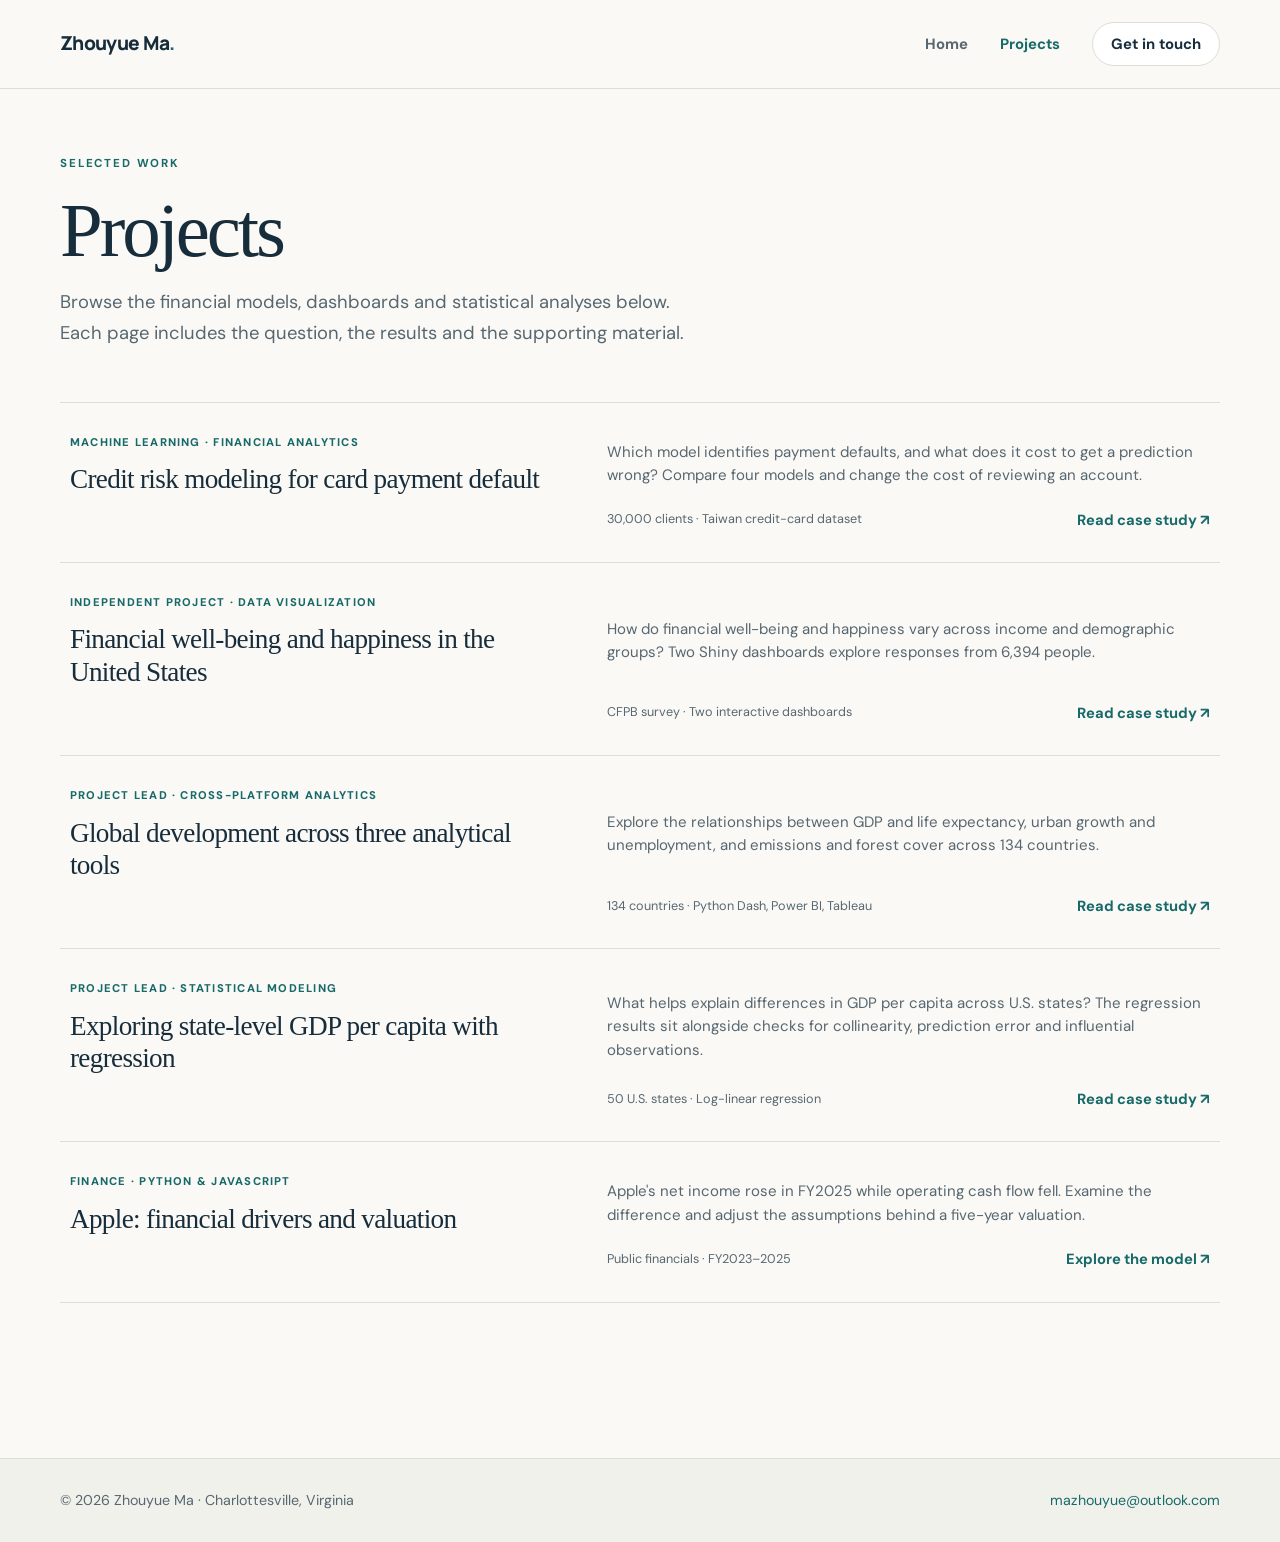
<file: projects/index.html>
<!doctype html><html lang="en"><head><meta charset="utf-8"><meta name="viewport" content="width=device-width,initial-scale=1"><meta name="theme-color" content="#12233d"><title>Projects — Zhouyue Ma</title><meta name="description" content="Five selected analytical projects by Zhouyue Ma."><link rel="icon" type="image/svg+xml" href="/favicon.svg"><link rel="stylesheet" href="/assets/site.css?v=credit-first"></head><body class="projects-archive"><a class="skip" href="#main">Skip to content</a><header class="mast"><nav class="wrap nav" aria-label="Main navigation"><a class="brand" href="/">Zhouyue Ma<span aria-hidden="true" style="color:#315de6">.</span></a><div class="navlinks"><a href="/" >Home</a><a href="/projects/" class="active" aria-current="page">Projects</a><a class="contact" href="mailto:mazhouyue@outlook.com">Get in touch</a></div></nav></header><main id="main"><div class="wrap"><section class="listing-top"><div class="eyebrow">Selected work</div><h1>Projects</h1><p>Browse the financial models, dashboards and statistical analyses below. Each page includes the question, the results and the supporting material.</p></section><section class="listing" aria-label="All projects"><div class="grid"><a class="card" href="/projects/credit-risk/"><span class="meta">Machine learning · Financial analytics</span><h3>Credit risk modeling for card payment default</h3><p>Which model identifies payment defaults, and what does it cost to get a prediction wrong? Compare four models and change the cost of reviewing an account.</p><span class="bottom"><span>30,000 clients · Taiwan credit-card dataset</span><b>Read case study ↗</b></span></a><a class="card" href="/projects/financial-wellbeing/"><span class="meta">Independent project · Data visualization</span><h3>Financial well-being and happiness in the United States</h3><p>How do financial well-being and happiness vary across income and demographic groups? Two Shiny dashboards explore responses from 6,394 people.</p><span class="bottom"><span>CFPB survey · Two interactive dashboards</span><b>Read case study ↗</b></span></a><a class="card" href="/projects/global-development/"><span class="meta">Project lead · Cross-platform analytics</span><h3>Global development across three analytical tools</h3><p>Explore the relationships between GDP and life expectancy, urban growth and unemployment, and emissions and forest cover across 134 countries.</p><span class="bottom"><span>134 countries · Python Dash, Power BI, Tableau</span><b>Read case study ↗</b></span></a><a class="card" href="/projects/state-gdp-regression/"><span class="meta">Project lead · Statistical modeling</span><h3>Exploring state-level GDP per capita with regression</h3><p>What helps explain differences in GDP per capita across U.S. states? The regression results sit alongside checks for collinearity, prediction error and influential observations.</p><span class="bottom"><span>50 U.S. states · Log-linear regression</span><b>Read case study ↗</b></span></a><a class="card" href="/projects/apple-valuation/"><span class="meta">Finance · Python & JavaScript</span><h3>Apple: financial drivers and valuation</h3><p>Apple's net income rose in FY2025 while operating cash flow fell. Examine the difference and adjust the assumptions behind a five-year valuation.</p><span class="bottom"><span>Public financials · FY2023–2025</span><b>Explore the model ↗</b></span></a></div></section></div></main><footer class="footer"><div class="wrap"><span>© 2026 Zhouyue Ma · Charlottesville, Virginia</span><span><a href="mailto:mazhouyue@outlook.com">mazhouyue@outlook.com</a></span></div></footer></body></html>
</file>
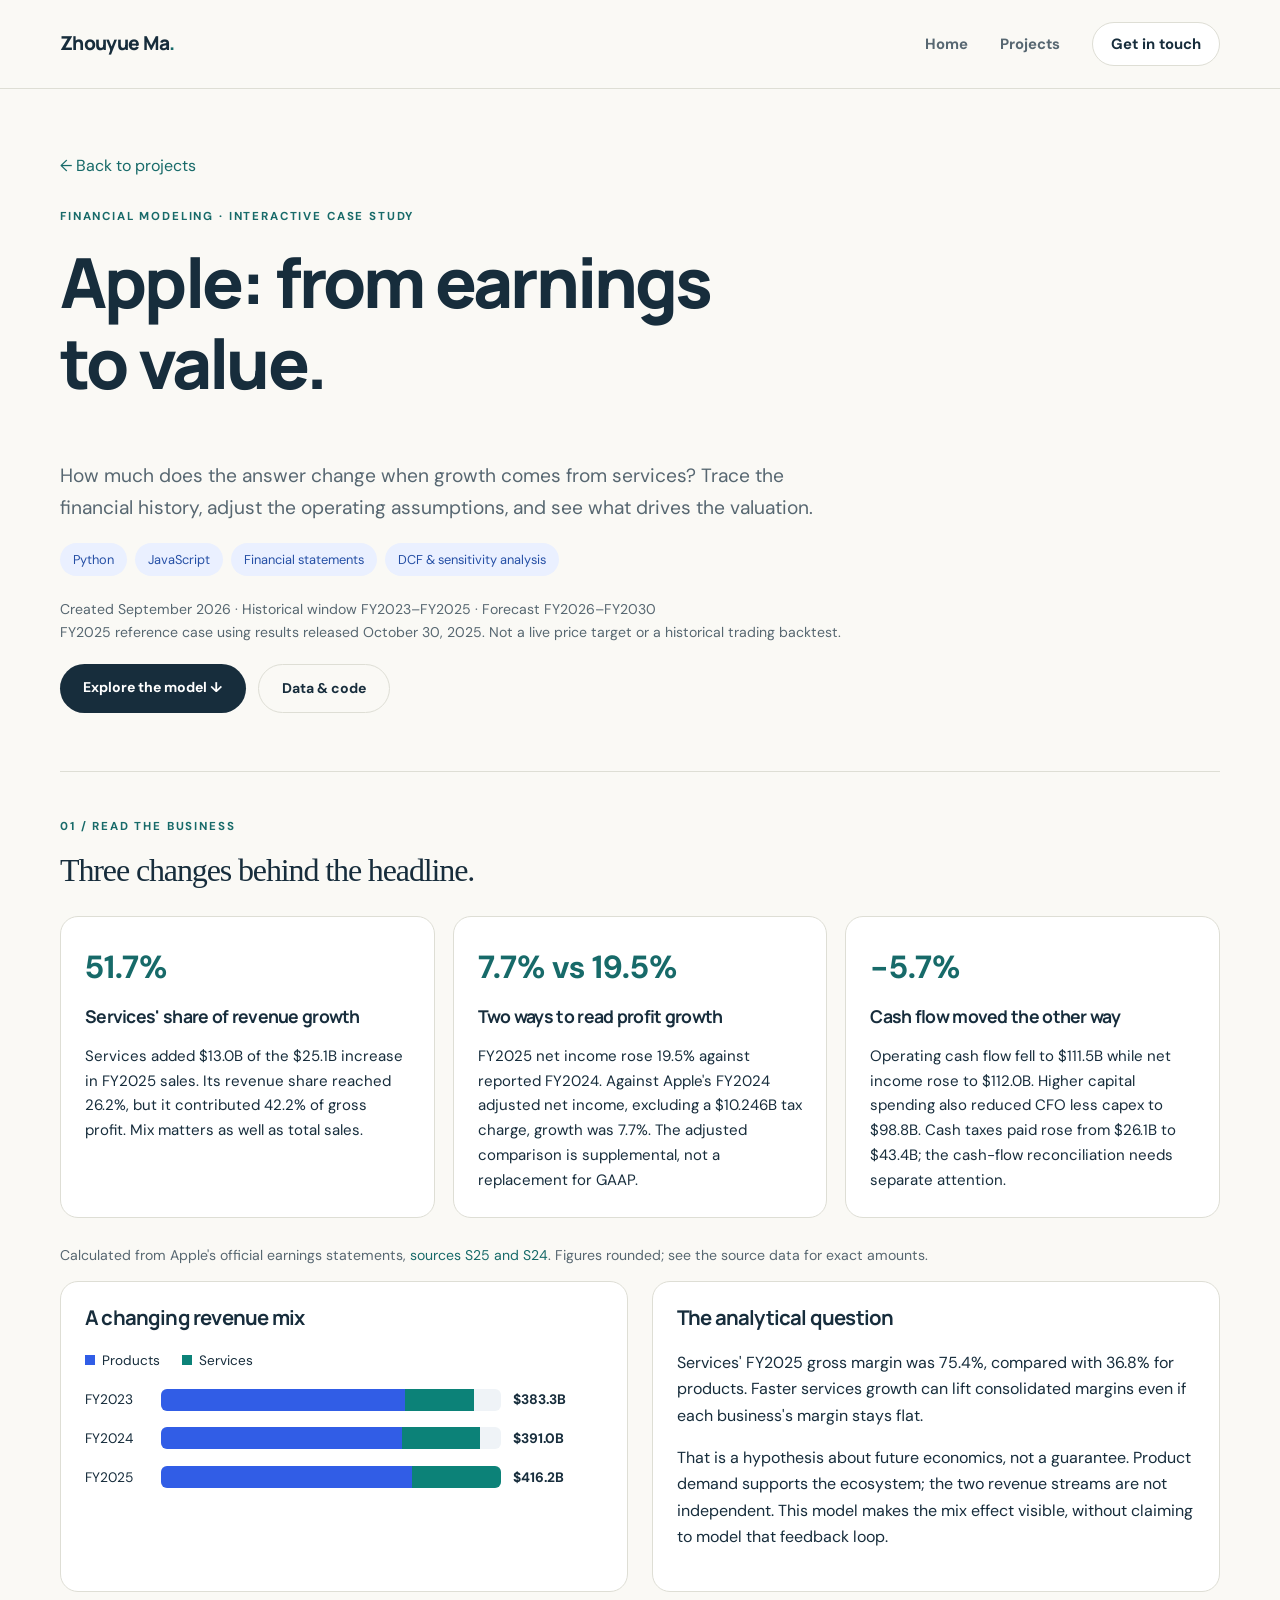
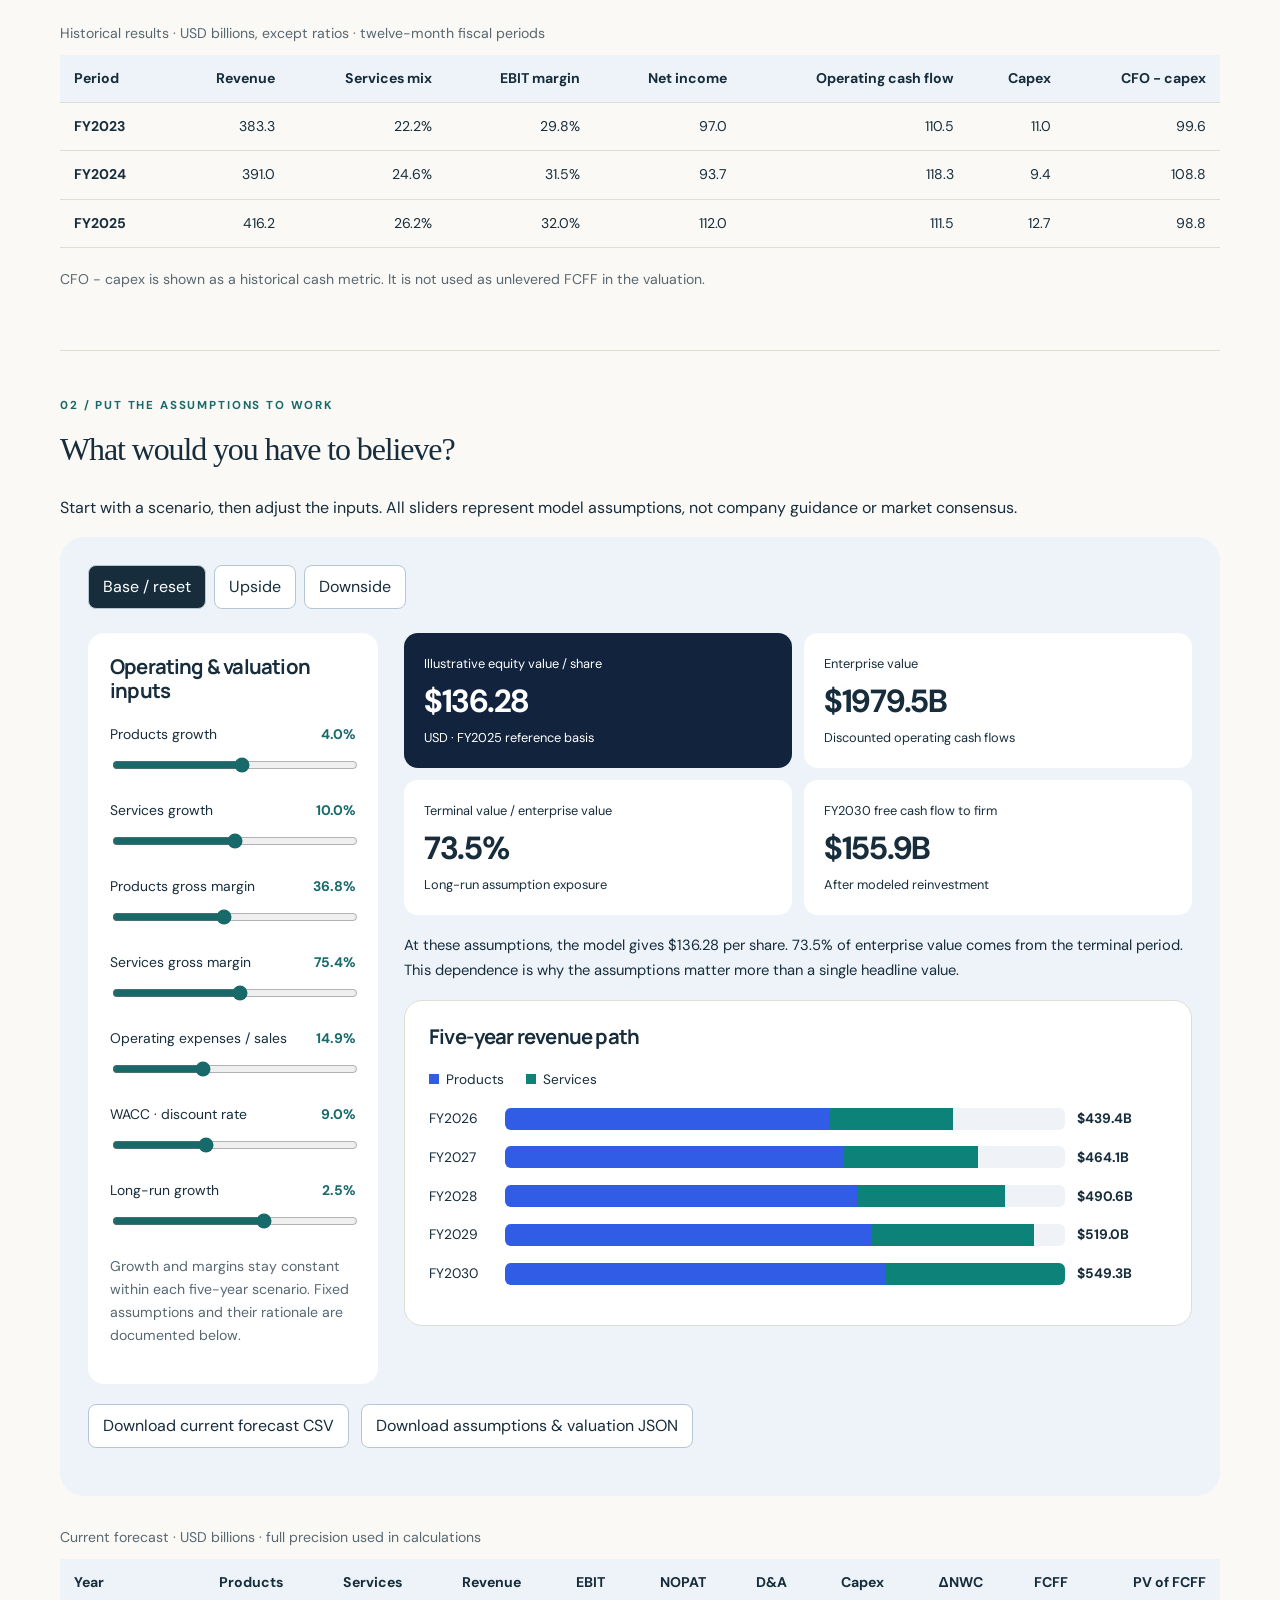
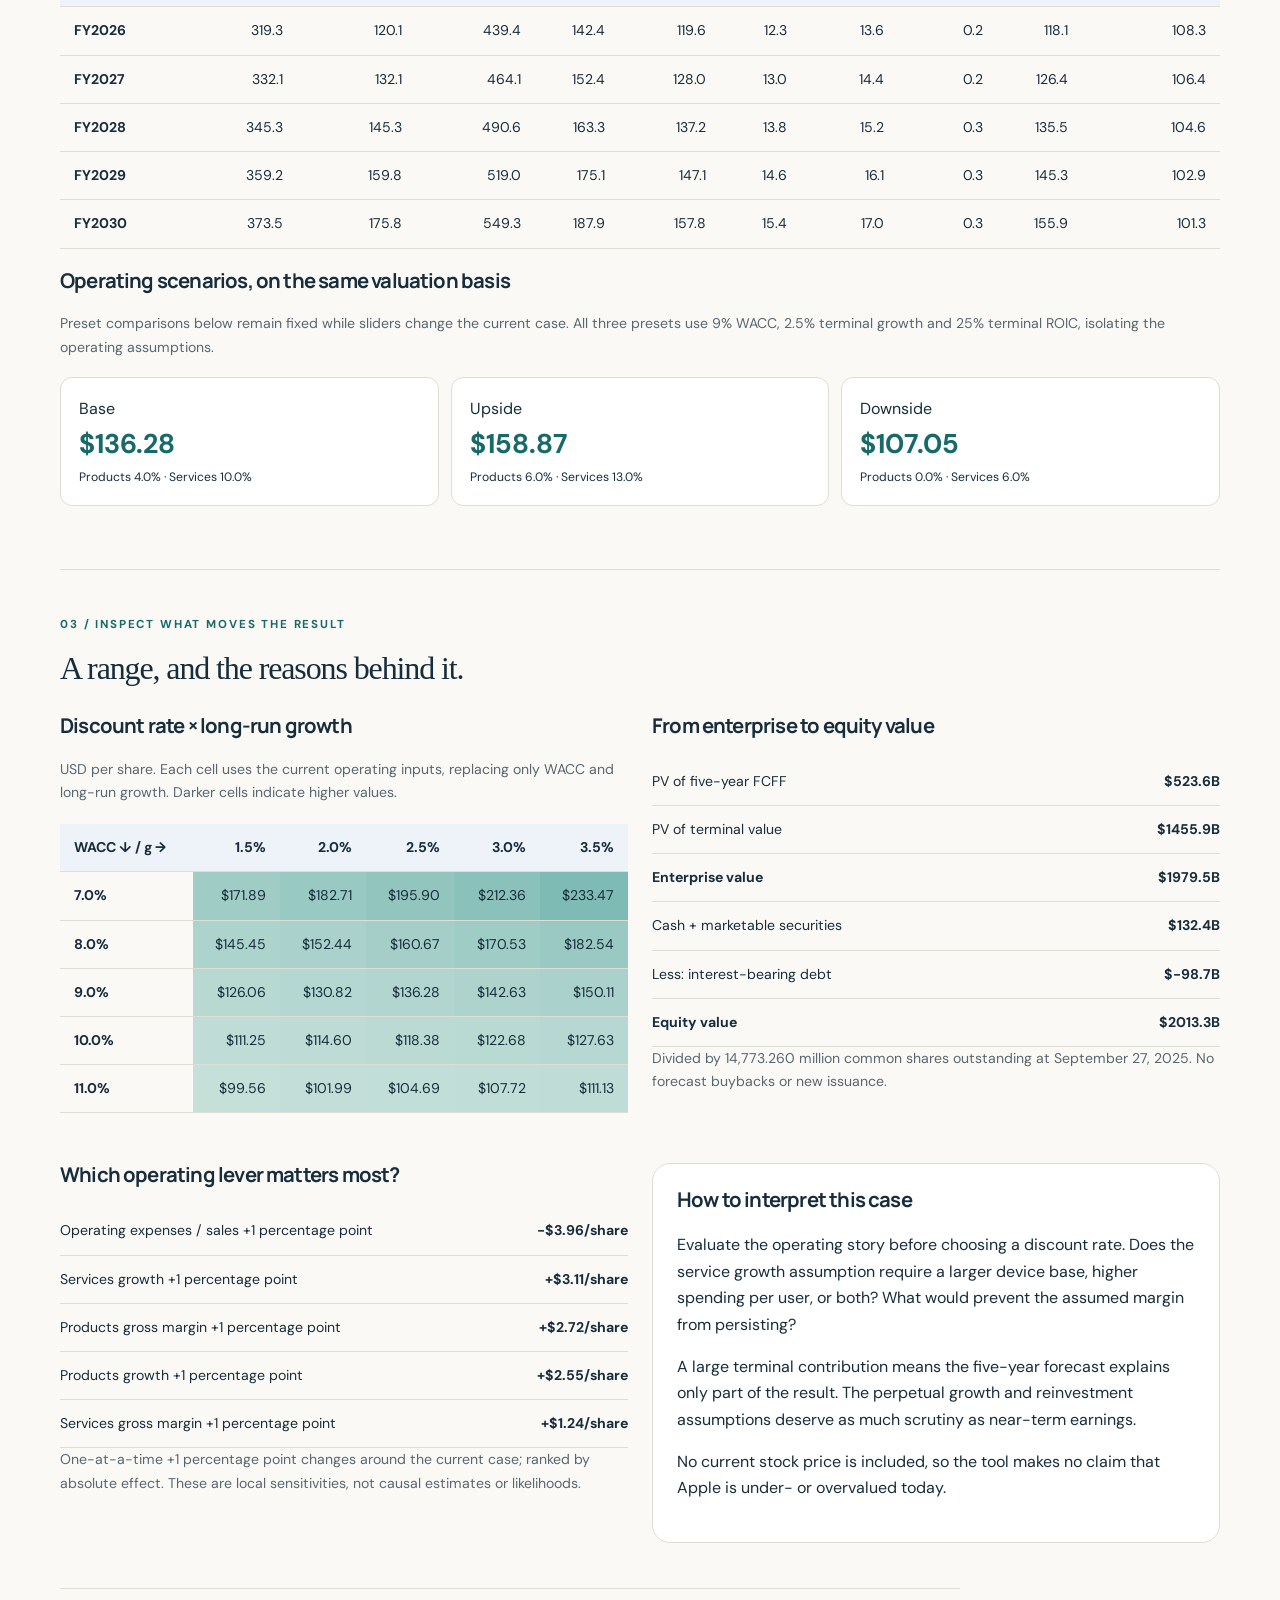
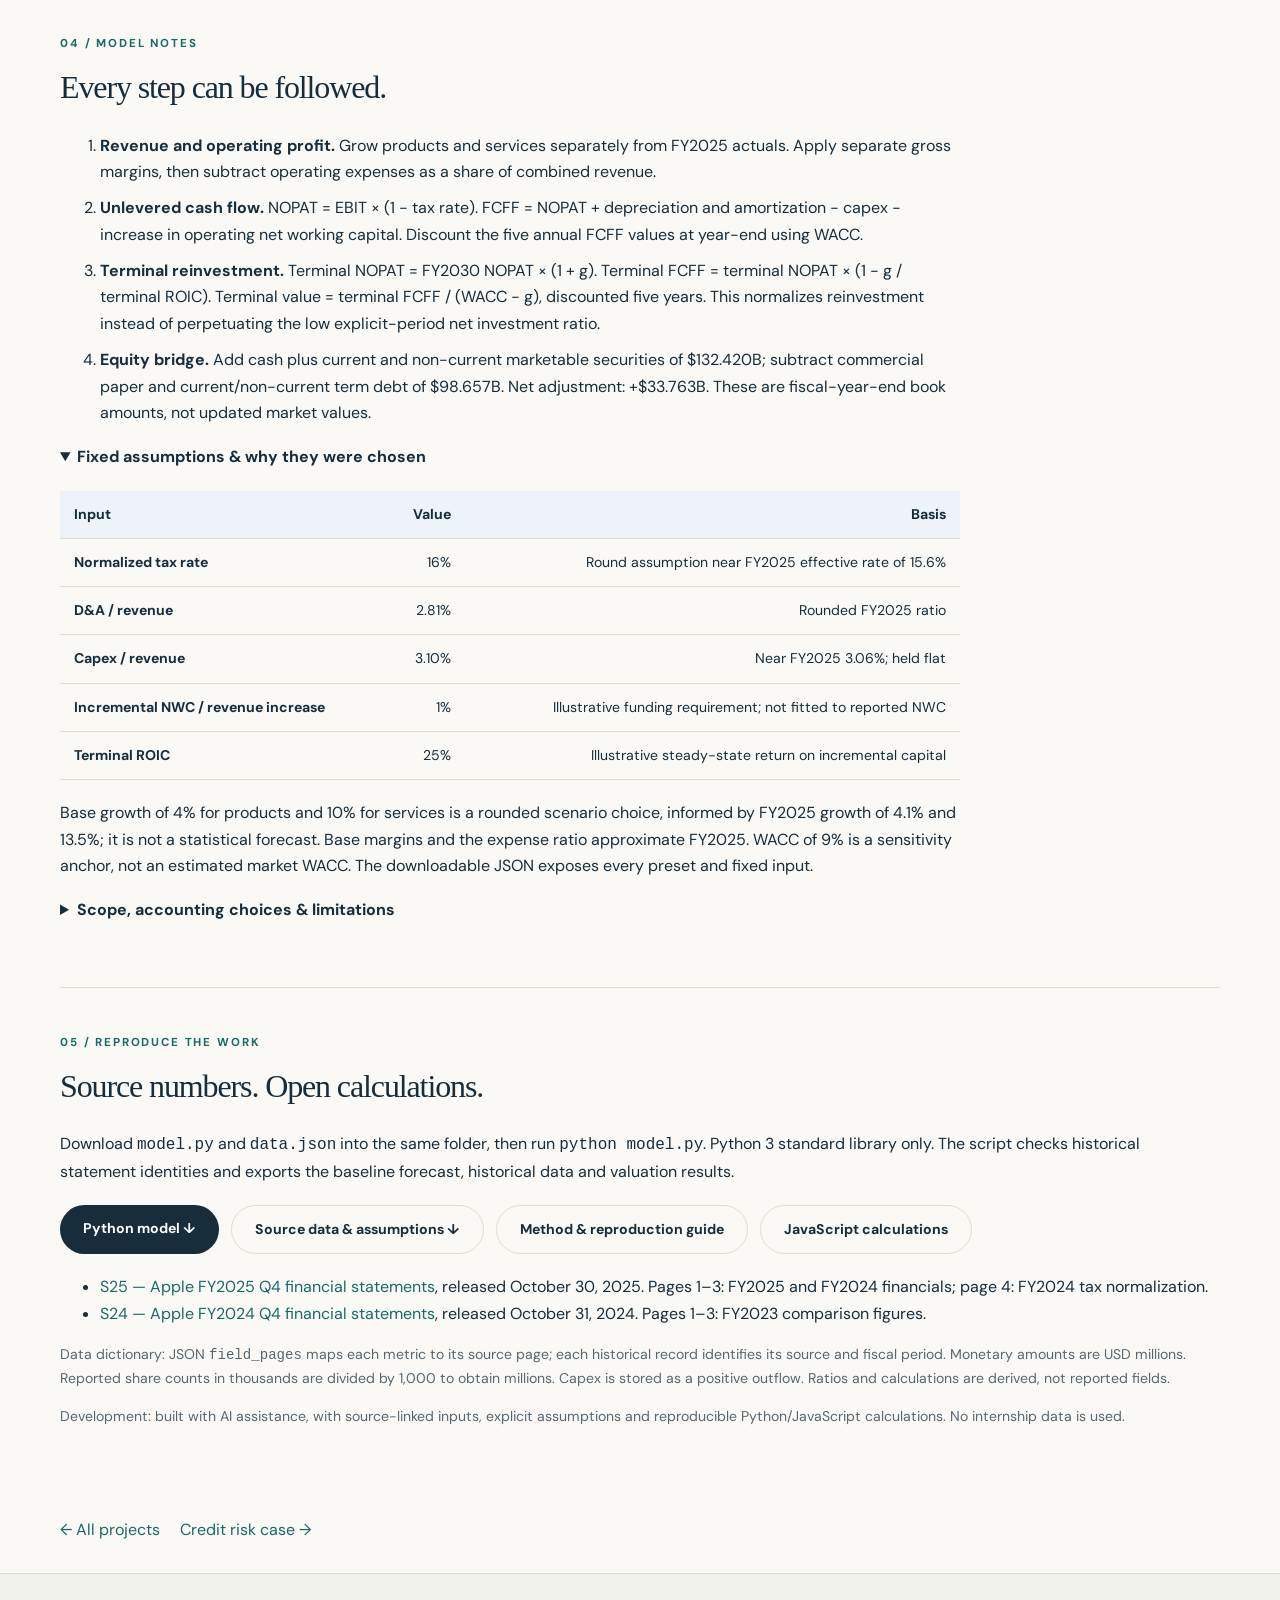
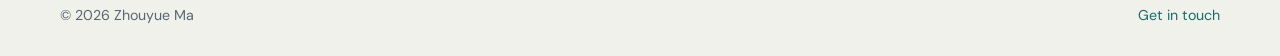
<file: projects/apple-valuation/index.html>
<!doctype html>
<html lang="en"><head><meta charset="utf-8"><meta name="viewport" content="width=device-width,initial-scale=1"><meta name="theme-color" content="#12233d"><title>Apple: from earnings to value — Zhouyue Ma</title><meta name="description" content="Explore Apple's FY2023–2025 financials and a five-year, driver-based valuation model. Adjust assumptions, inspect sensitivity and download the Python model."><link rel="icon" href="/favicon.svg" type="image/svg+xml"><link rel="stylesheet" href="/assets/site.css?v=b563b568"><link rel="stylesheet" href="./style.css"><script defer src="./model.js"></script><script defer src="./app.js"></script></head>
<body><a class="skip" href="#main">Skip to content</a><header class="mast"><nav class="wrap nav" aria-label="Main navigation"><a class="brand" href="/">Zhouyue Ma<span style="color:#315de6">.</span></a><div class="navlinks"><a href="/">Home</a><a href="/projects/">Projects</a><a class="contact" href="mailto:mazhouyue@outlook.com">Get in touch</a></div></nav></header>
<main id="main" class="wrap"><section class="valuation-hero"><a href="/projects/">← Back to projects</a><p class="eyebrow" style="margin-top:28px">Financial modeling · Interactive case study</p><h1>Apple: from earnings<br>to value.</h1><p class="dek">How much does the answer change when growth comes from services? Trace the financial history, adjust the operating assumptions, and see what drives the valuation.</p><div class="chips"><span>Python</span><span>JavaScript</span><span>Financial statements</span><span>DCF & sensitivity analysis</span></div><p class="note" style="margin-top:22px">Created September 2026 · Historical window FY2023–FY2025 · Forecast FY2026–FY2030<br>FY2025 reference case using results released October 30, 2025. Not a live price target or a historical trading backtest.</p><div class="download-row"><a class="link-button" href="#valuation">Explore the model ↓</a><a class="link-button secondary" href="#sources">Data & code</a></div></section>
<section class="valuation-section" aria-labelledby="findings"><p class="eyebrow">01 / Read the business</p><h2 id="findings">Three changes behind the headline.</h2><div class="insights"><article><strong>51.7%</strong><h3>Services' share of revenue growth</h3><p>Services added $13.0B of the $25.1B increase in FY2025 sales. Its revenue share reached 26.2%, but it contributed 42.2% of gross profit. Mix matters as well as total sales.</p></article><article><strong>7.7% vs 19.5%</strong><h3>Two ways to read profit growth</h3><p>FY2025 net income rose 19.5% against reported FY2024. Against Apple's FY2024 adjusted net income, excluding a $10.246B tax charge, growth was 7.7%. The adjusted comparison is supplemental, not a replacement for GAAP.</p></article><article><strong>−5.7%</strong><h3>Cash flow moved the other way</h3><p>Operating cash flow fell to $111.5B while net income rose to $112.0B. Higher capital spending also reduced CFO less capex to $98.8B. Cash taxes paid rose from $26.1B to $43.4B; the cash-flow reconciliation needs separate attention.</p></article></div><p class="note">Calculated from Apple's official earnings statements, <a href="#sources">sources S25 and S24</a>. Figures rounded; see the source data for exact amounts.</p>
<div class="two-col"><div class="panel"><h3>A changing revenue mix</h3><div class="legend"><span>Products</span><span>Services</span></div><div id="history-bars"></div></div><div class="panel"><h3>The analytical question</h3><p>Services' FY2025 gross margin was 75.4%, compared with 36.8% for products. Faster services growth can lift consolidated margins even if each business's margin stays flat.</p><p>That is a hypothesis about future economics, not a guarantee. Product demand supports the ecosystem; the two revenue streams are not independent. This model makes the mix effect visible, without claiming to model that feedback loop.</p></div></div>
<div class="table-scroll"><table><caption>Historical results · USD billions, except ratios · twelve-month fiscal periods</caption><thead><tr><th>Period</th><th>Revenue</th><th>Services mix</th><th>EBIT margin</th><th>Net income</th><th>Operating cash flow</th><th>Capex</th><th>CFO − capex</th></tr></thead><tbody id="history"></tbody></table></div><p class="note">CFO − capex is shown as a historical cash metric. It is not used as unlevered FCFF in the valuation.</p></section>
<section class="valuation-section" id="valuation" aria-labelledby="model-title"><p class="eyebrow">02 / Put the assumptions to work</p><h2 id="model-title">What would you have to believe?</h2><p>Start with a scenario, then adjust the inputs. All sliders represent model assumptions, not company guidance or market consensus.</p><div class="lab"><div class="preset-buttons" aria-label="Select assumptions"><button data-preset="Base" aria-pressed="true">Base / reset</button><button data-preset="Upside" aria-pressed="false">Upside</button><button data-preset="Downside" aria-pressed="false">Downside</button></div><p id="error" class="error" role="alert"></p><noscript><p>JavaScript is needed for the calculator. Historical findings, sources and the downloadable Python model remain available below.</p></noscript><div class="lab-layout"><aside class="control-panel"><h3>Operating & valuation inputs</h3><div id="controls"></div><p class="note">Growth and margins stay constant within each five-year scenario. Fixed assumptions and their rationale are documented below.</p></aside><div><div class="kpis" aria-live="polite" aria-atomic="true"><div><span>Illustrative equity value / share</span><strong id="per-share">—</strong><small>USD · FY2025 reference basis</small></div><div><span>Enterprise value</span><strong id="ev">—</strong><small>Discounted operating cash flows</small></div><div><span>Terminal value / enterprise value</span><strong id="terminal">—</strong><small>Long-run assumption exposure</small></div><div><span>FY2030 free cash flow to firm</span><strong id="final-cash">—</strong><small>After modeled reinvestment</small></div></div><p id="live-summary"></p><div class="panel"><h3>Five-year revenue path</h3><div class="legend"><span>Products</span><span>Services</span></div><div id="forecast-bars"></div></div></div></div><div class="download-row"><button id="export" disabled>Download current forecast CSV</button><button id="export-assumptions" disabled>Download assumptions & valuation JSON</button></div></div>
<div class="table-scroll"><table><caption>Current forecast · USD billions · full precision used in calculations</caption><thead><tr><th>Year</th><th>Products</th><th>Services</th><th>Revenue</th><th>EBIT</th><th>NOPAT</th><th>D&A</th><th>Capex</th><th>ΔNWC</th><th>FCFF</th><th>PV of FCFF</th></tr></thead><tbody id="forecast"></tbody></table></div>
<h3>Operating scenarios, on the same valuation basis</h3><p class="note">Preset comparisons below remain fixed while sliders change the current case. All three presets use 9% WACC, 2.5% terminal growth and 25% terminal ROIC, isolating the operating assumptions.</p><div class="scenarios" id="scenarios"></div></section>
<section class="valuation-section"><p class="eyebrow">03 / Inspect what moves the result</p><h2>A range, and the reasons behind it.</h2><div class="two-col"><div><h3>Discount rate × long-run growth</h3><p class="note">USD per share. Each cell uses the current operating inputs, replacing only WACC and long-run growth. Darker cells indicate higher values.</p><div class="table-scroll"><table id="heatmap" aria-label="Per-share valuation sensitivity to WACC and terminal growth"></table></div></div><div><h3>From enterprise to equity value</h3><div class="bridge" id="bridge"></div><p class="note">Divided by 14,773.260 million common shares outstanding at September 27, 2025. No forecast buybacks or new issuance.</p></div></div><div class="two-col" style="margin-top:30px"><div><h3>Which operating lever matters most?</h3><div id="drivers"></div><p class="note">One-at-a-time +1 percentage point changes around the current case; ranked by absolute effect. These are local sensitivities, not causal estimates or likelihoods.</p></div><div class="panel"><h3>How to interpret this case</h3><p>Evaluate the operating story before choosing a discount rate. Does the service growth assumption require a larger device base, higher spending per user, or both? What would prevent the assumed margin from persisting?</p><p>A large terminal contribution means the five-year forecast explains only part of the result. The perpetual growth and reinvestment assumptions deserve as much scrutiny as near-term earnings.</p><p>No current stock price is included, so the tool makes no claim that Apple is under- or overvalued today.</p></div></div></section>
<section class="valuation-section method" id="method"><p class="eyebrow">04 / Model notes</p><h2>Every step can be followed.</h2><ol><li><strong>Revenue and operating profit.</strong> Grow products and services separately from FY2025 actuals. Apply separate gross margins, then subtract operating expenses as a share of combined revenue.</li><li><strong>Unlevered cash flow.</strong> NOPAT = EBIT × (1 − tax rate). FCFF = NOPAT + depreciation and amortization − capex − increase in operating net working capital. Discount the five annual FCFF values at year-end using WACC.</li><li><strong>Terminal reinvestment.</strong> Terminal NOPAT = FY2030 NOPAT × (1 + g). Terminal FCFF = terminal NOPAT × (1 − g / terminal ROIC). Terminal value = terminal FCFF / (WACC − g), discounted five years. This normalizes reinvestment instead of perpetuating the low explicit-period net investment ratio.</li><li><strong>Equity bridge.</strong> Add cash plus current and non-current marketable securities of $132.420B; subtract commercial paper and current/non-current term debt of $98.657B. Net adjustment: +$33.763B. These are fiscal-year-end book amounts, not updated market values.</li></ol>
<details open><summary>Fixed assumptions & why they were chosen</summary><div class="table-scroll"><table><thead><tr><th>Input</th><th>Value</th><th>Basis</th></tr></thead><tbody><tr><th>Normalized tax rate</th><td>16%</td><td>Round assumption near FY2025 effective rate of 15.6%</td></tr><tr><th>D&A / revenue</th><td>2.81%</td><td>Rounded FY2025 ratio</td></tr><tr><th>Capex / revenue</th><td>3.10%</td><td>Near FY2025 3.06%; held flat</td></tr><tr><th>Incremental NWC / revenue increase</th><td>1%</td><td>Illustrative funding requirement; not fitted to reported NWC</td></tr><tr><th>Terminal ROIC</th><td>25%</td><td>Illustrative steady-state return on incremental capital</td></tr></tbody></table></div><p>Base growth of 4% for products and 10% for services is a rounded scenario choice, informed by FY2025 growth of 4.1% and 13.5%; it is not a statistical forecast. Base margins and the expense ratio approximate FY2025. WACC of 9% is a sensitivity anchor, not an estimated market WACC. The downloadable JSON exposes every preset and fixed input.</p></details>
<details><summary>Scope, accounting choices & limitations</summary><ul><li>The source snapshots are Apple's official unaudited earnings-release statements, manually transcribed and checked through statement identities. This release does not claim an automated SEC ingestion pipeline.</li><li>The model uses a fiscal-year-end reference date with information released afterward. It is a retrospective teaching case, not an investable point-in-time backtest. Subsequent FY2026 disclosures are excluded.</li><li>All cash and marketable securities are treated as non-operating assets available to equity. Required operating cash, taxes on liquidation, and other valuation adjustments are not modeled.</li><li>Operating lease costs remain in operating expenses; lease liabilities are not separately treated as financial debt. No full lease recast is performed.</li><li>Stock-based compensation stays in operating expenses and is not added back. Future share-count changes and dilution are omitted.</li><li>The working-capital assumption is deliberately simplified. It does not reconstruct Apple's full balance sheet, supplier financing, tax timing or the cash-flow statement's operating adjustments.</li><li>Terminal ROIC is assumed rather than estimated; there is an immediate transition to normalized reinvestment after FY2030. Scenario ranges are not confidence intervals.</li><li>This is a standalone educational valuation case, not a complete three-statement model or investment recommendation.</li></ul></details></section>
<section class="valuation-section" id="sources"><p class="eyebrow">05 / Reproduce the work</p><h2>Source numbers. Open calculations.</h2><p>Download <code>model.py</code> and <code>data.json</code> into the same folder, then run <code>python model.py</code>. Python 3 standard library only. The script checks historical statement identities and exports the baseline forecast, historical data and valuation results.</p><div class="download-row"><a class="link-button" href="./model.py" download>Python model ↓</a><a class="link-button secondary" href="./data.json" download>Source data & assumptions ↓</a><a class="link-button secondary" href="./README.md">Method & reproduction guide</a><a class="link-button secondary" href="./model.js">JavaScript calculations</a></div><ul><li><a href="https://www.apple.com/newsroom/pdfs/fy2025-q4/FY25_Q4_Consolidated_Financial_Statements.pdf">S25 — Apple FY2025 Q4 financial statements</a>, released October 30, 2025. Pages 1–3: FY2025 and FY2024 financials; page 4: FY2024 tax normalization.</li><li><a href="https://www.apple.com/newsroom/pdfs/fy2024-q4/FY24_Q4_Consolidated_Financial_Statements.pdf">S24 — Apple FY2024 Q4 financial statements</a>, released October 31, 2024. Pages 1–3: FY2023 comparison figures.</li></ul><p class="note">Data dictionary: JSON <code>field_pages</code> maps each metric to its source page; each historical record identifies its source and fiscal period. Monetary amounts are USD millions. Reported share counts in thousands are divided by 1,000 to obtain millions. Capex is stored as a positive outflow. Ratios and calculations are derived, not reported fields.</p><p class="note">Development: built with AI assistance, with source-linked inputs, explicit assumptions and reproducible Python/JavaScript calculations. No internship data is used.</p></section><nav class="foot-nav" aria-label="Project navigation"><a href="/projects/">← All projects</a><a href="/projects/credit-risk/">Credit risk case →</a></nav></main><footer class="footer"><div class="wrap"><span>© 2026 Zhouyue Ma</span><a href="mailto:mazhouyue@outlook.com">Get in touch</a></div></footer></body></html>
</file>
<file: assets/site.css>
@import url('https://fonts.googleapis.com/css2?family=DM+Sans:wght@400;500;600;700&family=Manrope:wght@400;500;600;700;800&display=swap');
:root{color-scheme:light;--ink:#12233d;--muted:#53647b;--blue:#315de6;--teal:#0c8278;--amber:#d89124;--line:#dce5ec;--wash:#f1f6fb;--white:#fff;--shadow:0 16px 48px rgba(20,46,78,.08)}
.project-5{--card-accent:#146879;--card-wash:#edf6f7}@media(min-width:621px){.snapshot-grid a:first-child{grid-column:1 / -1;min-height:130px}}
*{box-sizing:border-box}html{scroll-behavior:smooth}body{margin:0;background:#fbfdff;color:var(--ink);font-family:'DM Sans',Arial,sans-serif;font-size:1rem;line-height:1.65}a{color:var(--blue);text-decoration:none}a:hover{text-decoration:underline}a:focus-visible,button:focus-visible{outline:3px solid var(--amber);outline-offset:3px}img{max-width:100%;height:auto}h1,h2,h3,p{margin-top:0}h1,h2,h3{font-family:Manrope,Arial,sans-serif;line-height:1.16;letter-spacing:-.04em}h1{font-size:clamp(2.65rem,6vw,5.25rem);font-weight:800}h2{font-size:clamp(1.75rem,3vw,2.55rem)}h3{font-size:1.27rem}.wrap{width:min(1160px,calc(100% - 48px));margin-inline:auto}.skip{position:absolute;left:-9999px;top:10px;background:var(--ink);color:#fff;padding:.6rem 1rem;z-index:10}.skip:focus{left:14px}.mast{border-bottom:1px solid var(--line);background:#fff}.nav{min-height:77px;display:flex;align-items:center;justify-content:space-between;gap:20px}.brand{font-family:Manrope,Arial,sans-serif;font-weight:800;font-size:1.09rem;color:var(--ink);letter-spacing:-.035em}.brand:hover{text-decoration:none}.navlinks{display:flex;align-items:center;gap:30px}.navlinks a{font-weight:700;color:var(--muted);font-size:.93rem}.navlinks a.active,.navlinks a:hover{color:var(--blue)}.navlinks .contact{border:1px solid var(--line);padding:.49rem .88rem;border-radius:6px;color:var(--ink)}.eyebrow{text-transform:uppercase;letter-spacing:.14em;font-size:.77rem;font-weight:800;color:var(--teal);margin-bottom:1rem}.hero{display:grid;grid-template-columns:minmax(0,1.26fr) minmax(260px,.74fr);align-items:end;gap:55px;padding:92px 0 74px}.hero h1{margin-bottom:20px}.hero h1 em{font-style:normal;color:var(--blue)}.intro{font-size:clamp(1.12rem,1.7vw,1.3rem);line-height:1.65;max-width:660px;color:var(--muted)}.hero-note{background:var(--ink);color:#e8efff;padding:31px;border-radius:10px;position:relative;overflow:hidden}.hero-note:before{content:"";position:absolute;top:0;left:0;right:0;height:5px;background:linear-gradient(90deg,var(--blue),#42cfca,var(--amber))}.hero-note .label{color:#a9c1ff;font-weight:800;font-size:.76rem;letter-spacing:.15em;text-transform:uppercase}.hero-note p{font-size:1.14rem;line-height:1.48;margin:18px 0 24px}.hero-note small{color:#c6d5ed;font-size:.85rem}.metrics{display:grid;grid-template-columns:repeat(3,1fr);border-block:1px solid var(--line);margin-bottom:85px}.metric{padding:23px 0}.metric+ .metric{border-left:1px solid var(--line);padding-left:34px}.metric strong{display:block;font-family:Manrope;font-weight:800;font-size:1.18rem}.metric span{display:block;color:var(--muted);font-size:.88rem}.section-head{display:flex;justify-content:space-between;align-items:end;gap:30px;margin:0 0 28px}.section-head h2{margin-bottom:0}.section-head a{white-space:nowrap;font-weight:700}.grid{display:grid;grid-template-columns:repeat(2,minmax(0,1fr));gap:18px}.card{background:#fff;border:1px solid var(--line);border-radius:9px;padding:31px;display:flex;flex-direction:column;min-height:295px;box-shadow:0 4px 20px rgba(25,49,74,.03);transition:transform .2s,box-shadow .2s,border-color .2s;color:var(--ink)}.card:hover{text-decoration:none;transform:translateY(-3px);border-color:#a8bfe5;box-shadow:var(--shadow)}.card .meta{font-weight:800;color:var(--teal);font-size:.75rem;letter-spacing:.11em;text-transform:uppercase}.card h3{font-size:1.55rem;margin:26px 0 12px}.card p{color:var(--muted);line-height:1.55;margin-bottom:26px}.card .bottom{margin-top:auto;display:flex;justify-content:space-between;gap:16px;align-items:center;border-top:1px solid var(--line);padding-top:17px;font-size:.85rem;color:var(--muted)}.card .bottom b{color:var(--blue);font-size:.92rem}.card.featured{background:#eef5ff;border-color:#cfddf4}.card.featured .meta{color:var(--blue)}.closing{margin:90px 0 95px;background:#eaf3f7;border-radius:10px;padding:48px 54px}.closing p{color:var(--muted);max-width:690px;margin-bottom:0}.footer{border-top:1px solid var(--line);padding:26px 0 40px;color:var(--muted);font-size:.89rem}.footer .wrap{display:flex;justify-content:space-between;gap:20px}.listing-top{padding:74px 0 42px}.listing-top h1{font-size:clamp(2.7rem,5vw,4.1rem);margin-bottom:14px}.listing-top p{color:var(--muted);max-width:750px;font-size:1.15rem}.listing{padding-bottom:90px}.article-head{padding:67px 0 50px;border-bottom:1px solid var(--line)}.breadcrumb{font-size:.86rem;font-weight:700;margin-bottom:31px}.breadcrumb a{color:var(--muted)}.article-head h1{max-width:1010px;font-size:clamp(2.6rem,5.3vw,4.65rem);margin-bottom:20px}.article-head .dek{font-size:1.22rem;line-height:1.55;color:var(--muted);max-width:790px;margin-bottom:25px}.tags{display:flex;flex-wrap:wrap;gap:9px}.tags span{border:1px solid #cadaeb;border-radius:4px;padding:4px 11px;font-size:.82rem;font-weight:700;color:#3c536b;background:#fff}.article{display:grid;grid-template-columns:minmax(0,1.54fr) minmax(255px,.66fr);gap:65px;padding-top:52px;padding-bottom:95px}.article h2{font-size:1.7rem;margin:48px 0 15px}.article h2:first-child{margin-top:0}.article p,.article li{color:#34465c}.article ul{padding-left:1.3rem}.article li{padding-left:4px;margin-bottom:.65rem}.side{align-self:start;position:sticky;top:24px;border:1px solid var(--line);background:#fff;border-radius:8px;padding:26px}.side .k{font-size:.76rem;letter-spacing:.12em;text-transform:uppercase;font-weight:800;color:var(--teal);margin-bottom:7px}.side p{margin-bottom:19px;color:var(--ink);font-size:.94rem;line-height:1.48}.side p:last-child{margin-bottom:0}.figure{background:var(--wash);border:1px solid var(--line);border-radius:8px;margin:25px 0 35px;padding:20px}.figure img{width:100%;display:block;background:#fff;border-radius:4px}.figure figcaption{font-size:.85rem;color:var(--muted);margin-top:13px}.statrow{display:grid;grid-template-columns:repeat(3,1fr);gap:9px;margin:26px 0}.statbox{background:#edf4fa;border-top:3px solid var(--blue);padding:18px 17px;border-radius:3px}.statbox b{display:block;font-family:Manrope;font-size:1.42rem;line-height:1.2}.statbox span{display:block;color:var(--muted);font-size:.81rem;margin-top:6px;line-height:1.45}.callout{background:#eff9f7;border-left:3px solid var(--teal);padding:17px 20px;margin:25px 0;color:var(--ink)}.callout p{margin:0}.link-row{display:flex;flex-wrap:wrap;gap:12px;margin:24px 0}.link-button{display:inline-block;background:var(--ink);color:white;padding:.64rem 1rem;border-radius:5px;font-weight:700;font-size:.9rem}.link-button:hover{background:var(--blue);color:#fff;text-decoration:none}.link-button.secondary{background:#fff;color:var(--ink);border:1px solid var(--line)}.smallprint{font-size:.87rem;color:var(--muted)!important}.plot{width:100%;display:block;background:white;border-radius:4px}hr{border:0;border-top:1px solid var(--line);margin:38px 0}@media(max-width:850px){.hero{grid-template-columns:1fr;padding:65px 0 48px;gap:28px}.hero-note{max-width:520px}.article{grid-template-columns:1fr;gap:20px}.side{position:static;order:-1}.metrics{margin-bottom:65px}}@media(max-width:620px){.wrap{width:min(100% - 32px,1160px)}.nav{min-height:65px}.navlinks{gap:13px}.navlinks a{font-size:.84rem}.navlinks .contact{display:none}.brand{font-size:1rem}.grid{grid-template-columns:1fr}.metrics{grid-template-columns:1fr}.metric+.metric{border-left:0;border-top:1px solid var(--line);padding-left:0}.metric{padding:13px 0}.section-head{align-items:start;flex-direction:column;gap:8px}.closing{padding:30px 24px;margin:60px 0}.footer .wrap{display:block}.article-head{padding-top:42px}.statrow{grid-template-columns:1fr}.card{min-height:255px}.article{padding-top:25px}.listing-top{padding-top:45px}}

.article.expanded{grid-template-columns:minmax(0,1fr)}.article.expanded .side{position:static;order:-1}.visual-gallery{display:grid;grid-template-columns:minmax(0,1fr);gap:10px;margin:24px 0 40px}.visual-gallery .figure{margin:0;padding:18px}.visual-gallery img{width:100%;height:auto}.dashboard-frame{border:1px solid var(--line);background:#fff;border-radius:8px;overflow:hidden;min-height:680px;margin:20px 0 4px}.dashboard-frame iframe{display:block;border:0;width:100%;height:680px}.article.expanded h3{margin:32px 0 10px;font-size:1.28rem}@media(max-width:620px){.visual-gallery .figure{padding:9px}.dashboard-frame,.dashboard-frame iframe{min-height:540px;height:540px}}

.case-jump{display:flex;gap:10px;flex-wrap:wrap;border-top:1px solid var(--line);border-bottom:1px solid var(--line);padding:18px 0;margin:30px 0}.case-jump a{background:var(--wash);border:1px solid var(--line);border-radius:5px;padding:7px 13px;font-weight:700}.results-table{max-width:100%;overflow-x:auto;margin:24px 0 32px;border:1px solid var(--line);border-radius:8px}.results-table table{border-collapse:collapse;width:100%;min-width:710px;font-size:.9rem;font-variant-numeric:tabular-nums;background:#fff}.results-table caption{text-align:left;font-weight:700;padding:14px 17px;color:var(--ink)}.results-table th,.results-table td{padding:12px 14px;border-top:1px solid var(--line);text-align:right}.results-table th:first-child,.results-table td:first-child{text-align:left}.results-table thead{background:var(--wash)}.results-table tbody tr:nth-child(even){background:#f8fbfe}

/* Technical case-study layout */
.tech-case{max-width:1040px}.tech-eyebrow{color:var(--teal);font-size:.83rem;letter-spacing:.12em;text-transform:uppercase;font-weight:800;margin:6px 0 12px}.tech-case h2{font-size:clamp(2rem,4vw,3.25rem);max-width:850px;margin:0 0 20px}.tech-case h3{font-size:clamp(1.45rem,2vw,1.9rem);margin:55px 0 14px}.tech-case h4{font-size:1.13rem;margin:22px 0 12px}.tech-case .tech-intro{font-size:1.18rem;max-width:830px;line-height:1.65}.tech-facts{display:flex;gap:0;flex-wrap:wrap;background:var(--wash);border:1px solid var(--line);border-radius:8px;margin:28px 0 38px}.tech-facts>div{flex:1 1 220px;padding:20px;border-right:1px solid var(--line)}.tech-facts>div:last-child{border-right:0}.tech-facts b{display:block;font-size:1.8rem;color:var(--ink);line-height:1.15}.tech-facts span{display:block;color:var(--muted);font-size:.93rem;margin-top:7px}.method-grid{display:grid;grid-template-columns:repeat(3,minmax(0,1fr));gap:13px;margin:22px 0}.method-grid>div,.tech-judgment,.platform-grid>div{border:1px solid var(--line);background:#fff;border-radius:8px;padding:22px}.method-grid b,.tech-judgment b,.platform-grid b{display:block;font-size:1.04rem;color:var(--ink);margin-bottom:9px}.method-grid p,.tech-judgment p,.platform-grid p{margin-bottom:0}.tech-note{font-size:.92rem;color:var(--muted);max-width:870px}.tech-control{border:1px solid var(--line);border-radius:8px;background:var(--wash);padding:24px;margin:20px 0}.tech-control label{display:block;font-weight:700}.tech-control input{display:block;width:100%;max-width:520px;margin:18px 0;accent-color:var(--blue)}.tech-control p{font-size:.9rem;margin:0}.tech-judgment{border-left:4px solid var(--teal);background:var(--wash);margin:38px 0}.tech-pair{display:grid;grid-template-columns:repeat(2,minmax(0,1fr));gap:20px}.tech-pair .figure{margin:12px 0}.tech-pair .dashboard-frame,.tech-pair .dashboard-frame iframe{height:580px;min-height:580px}.code-window{overflow-x:auto;background:#142540;color:#eaf3ff;padding:23px;border-radius:8px;line-height:1.55;font-size:.94rem}.code-window code{font-family:ui-monospace,SFMono-Regular,Menlo,monospace}.tool-controls{display:flex;gap:18px;flex-wrap:wrap;margin:20px 0}.tool-controls label{font-size:.95rem;font-weight:700;flex:1 1 290px}.tool-controls select,.tool-controls input{display:block;width:100%;padding:11px 13px;margin-top:8px;border:1px solid #aabacc;border-radius:5px;background:#fff;font:inherit;color:var(--ink)}.tech-plot{border:1px solid var(--line);background:#fff;border-radius:8px;padding:10px 18px 18px}.tech-plot svg{display:block;width:100%;height:auto}.tech-plot p{margin:3px 8px}.platform-grid{display:grid;grid-template-columns:1fr;gap:24px}.platform-grid img{display:block;width:100%;height:auto;max-height:650px;object-fit:contain;background:#f6f9fc;border:1px solid var(--line);margin:14px 0}.platform-grid p{margin:9px 0}.equation-card{background:#142540;color:#fff;padding:28px;border-radius:8px;margin:27px 0}.equation-card span,.equation-card small{display:block;color:#d3e0ef}.equation-card strong{display:block;font-size:clamp(1.05rem,2vw,1.45rem);font-weight:650;line-height:1.55;margin:12px 0;overflow-wrap:anywhere}.calculated{border:1px solid var(--line);border-radius:8px;padding:20px;background:var(--wash)}.calculated strong{display:block;font-size:2rem;color:var(--blue)}.calculated span{color:var(--muted)}.source-evidence{margin:55px 0;border:1px solid var(--line);border-radius:8px;background:#fff}.source-evidence summary{cursor:pointer;font-weight:750;font-size:1.1rem;padding:20px 23px;color:var(--ink)}.source-evidence summary:hover{background:var(--wash)}.source-evidence-inner{border-top:1px solid var(--line);padding:18px 23px 28px}.source-evidence-inner h2:first-child{margin-top:12px}@media(max-width:750px){.method-grid,.tech-pair{grid-template-columns:1fr}.tech-facts>div{border-bottom:1px solid var(--line)}.tech-pair .dashboard-frame,.tech-pair .dashboard-frame iframe{height:540px;min-height:540px}.source-evidence-inner{padding:14px}}

.group-explorer{border:1px solid var(--line);border-radius:8px;background:#fff;padding:20px;margin:18px 0}.group-row{border-top:1px solid var(--line);padding:14px 0}.group-label{font-weight:750;color:var(--ink);margin-bottom:8px}.group-bar{display:grid;grid-template-columns:170px minmax(0,1fr) 48px;gap:12px;align-items:center;font-size:.88rem;margin:5px 0}.group-track{height:10px;background:#e9f0f6;border-radius:3px;overflow:hidden}.group-track div{height:100%}@media(max-width:620px){.group-bar{grid-template-columns:120px minmax(0,1fr) 38px;gap:7px;font-size:.77rem}.group-explorer{padding:12px}}

.supplemental-evidence{margin:55px 0;padding-top:27px;border-top:1px solid var(--line)}.supplemental-evidence h3{margin-bottom:13px}.supplemental-evidence>p{color:var(--muted)}
.model-visual,.cost-chart{border:1px solid var(--line);background:#fff;border-radius:8px;padding:23px;margin:24px 0 30px}.model-visual b{font-size:1.12rem}.model-visual p{color:var(--muted);max-width:700px;margin:5px 0 18px}.model-visual label{font-weight:700;display:block;max-width:260px}.model-visual select{font:inherit;width:100%;background:var(--wash);border:1px solid #afbfce;border-radius:5px;padding:8px 12px;margin:7px 0 21px}.model-bar-row{display:grid;grid-template-columns:180px minmax(0,1fr) 55px;align-items:center;gap:14px;padding:10px 0;border-top:1px solid var(--line);font-size:.91rem}.model-bar-track{height:17px;background:var(--wash);border-radius:3px;overflow:hidden}.model-bar-track i{height:100%;display:block;border-radius:3px}.model-bar-row strong{font-variant-numeric:tabular-nums}.cost-chart svg{display:block;width:100%;height:auto}.cost-legend{display:flex;flex-wrap:wrap;gap:8px 20px;font-size:.84rem;color:var(--muted)}.cost-legend span{display:inline-flex;align-items:center;gap:7px}.cost-legend i{display:inline-block;width:13px;height:13px;border-radius:3px}.tableau-frame{height:900px;border:1px solid var(--line);border-radius:8px;overflow:auto;background:#f1f6fb;margin:17px 0}.tableau-frame iframe{display:block;width:100%;height:100%;border:0}.tableau-fallback{border-top:1px solid var(--line);margin-top:25px;padding-top:16px}.tableau-fallback summary{cursor:pointer;font-weight:700;color:var(--blue)}.tableau-fallback p{color:var(--muted);margin:12px 0}.tableau-fallback img{width:100%;height:auto;max-height:none}@media(max-width:620px){.model-visual,.cost-chart{padding:12px}.model-bar-row{grid-template-columns:96px minmax(0,1fr) 42px;gap:6px;font-size:.75rem}.tableau-frame{height:650px}}
.tableau-ranking{margin:28px 0 35px;border:1px solid var(--line);background:#fff;border-radius:8px;padding:22px}.tableau-ranking h4{margin:0 0 9px}.tableau-ranking p{color:var(--muted);font-size:.94rem;max-width:740px}.tableau-ranking ol{padding-left:32px;list-style:decimal;font-variant-numeric:tabular-nums}.tableau-ranking li{padding:7px 0;display:list-item}.tableau-ranking li::marker{color:var(--muted)}.tableau-ranking li span:first-child{display:inline-block;width:32%;vertical-align:middle}.tableau-ranking .rank-track{display:inline-block;width:52%;height:13px;border-radius:2px;background:#e9f0f6;vertical-align:middle;margin-right:2%}.tableau-ranking .rank-track i{display:block;height:100%;background:#0c8278;border-radius:2px}.tableau-ranking strong{font-size:.9rem}@media(max-width:620px){.tableau-ranking{padding:14px}.tableau-ranking li span:first-child{width:48%;font-size:.82rem;line-height:1.2}.tableau-ranking .rank-track{width:31%}.tableau-ranking strong{font-size:.8rem}}
.personal-hero{display:grid;grid-template-columns:minmax(0,1.35fr) minmax(285px,.82fr);gap:clamp(28px,6vw,95px);align-items:center;padding:82px 0 89px}.personal-hero h1{font-size:clamp(3.25rem,7.3vw,6.4rem);line-height:1.04;margin:12px 0 28px;letter-spacing:-.065em}.personal-hero h1 em{font-style:normal;color:var(--blue)}.personal-lead{font-size:clamp(1.18rem,1.9vw,1.4rem);line-height:1.57;font-weight:600;max-width:680px;color:var(--ink)}.personal-detail{font-size:1.03rem;line-height:1.72;max-width:665px;color:var(--muted);margin:21px 0 27px}.home-actions{display:flex;gap:11px;flex-wrap:wrap}.personal-meta{margin:25px 0 0;font-size:.91rem;color:var(--muted)}.portrait-wrap{max-width:390px;width:100%;justify-self:end}.portrait-panel{width:100%;aspect-ratio:4/5;background:#fff;border:0;padding:0;box-shadow:none;overflow:hidden}.portrait-panel img{display:block;width:100%;height:100%;object-fit:cover;object-position:center 21%;background:#fff}.portrait-monogram{display:flex;width:100%;height:100%;align-items:center;justify-content:center;flex-direction:column;color:#eaf3ff;background:linear-gradient(145deg,#142540,#315de6);font:800 clamp(5rem,13vw,9rem)/1 Manrope,Arial,sans-serif;letter-spacing:-.1em}.portrait-monogram span{font:700 .88rem/1.5 'DM Sans',Arial,sans-serif;letter-spacing:.18em;text-transform:uppercase;margin:30px 0 0}.portrait-caption{display:block;margin:19px 0 0;color:var(--muted);font-weight:750;letter-spacing:.14em;font-size:.71rem}.about-home{border-top:1px solid var(--line);padding:69px 0 76px;margin-bottom:12px}.about-layout{display:grid;grid-template-columns:minmax(0,.9fr) minmax(0,1.1fr);gap:clamp(30px,6vw,90px)}.about-layout h2{font-size:clamp(2rem,3.6vw,3.1rem);max-width:450px}.about-layout p{color:var(--muted);font-size:1.04rem;line-height:1.78;margin:0 0 18px}@media(max-width:800px){.personal-hero{grid-template-columns:minmax(0,1fr) minmax(190px,.55fr);gap:25px;padding:52px 0 65px}.portrait-wrap{max-width:300px}.about-layout{gap:30px}}@media(max-width:620px){.personal-hero{display:flex;flex-direction:column-reverse;align-items:flex-start;padding:30px 0 54px;gap:32px}.portrait-wrap{width:min(260px,78%);align-self:center;margin-right:0}.portrait-caption{text-align:center;font-size:.62rem}.personal-hero h1{font-size:clamp(2.9rem,12vw,4.6rem)}.personal-lead{font-size:1.16rem}.about-home{padding:45px 0 50px}.about-layout{grid-template-columns:1fr;gap:10px}}

/* Homepage editorial layers */
.personal-hero{position:relative}.personal-hero:before{content:"";position:absolute;left:-50vw;right:-50vw;top:0;bottom:0;z-index:-1;background:linear-gradient(110deg,#f7fbff 0%,#fff 58%,#fff6e9 100%)}.personal-copy{position:relative}.personal-copy:before{content:"";display:block;width:44px;height:5px;background:#e5722a;margin-bottom:24px}.portrait-wrap{position:relative}.portrait-wrap:before{content:"";position:absolute;z-index:-1;width:78px;height:78px;right:-22px;bottom:38px;background:#f2a65a}.portrait-caption{border-left:4px solid #e5722a;padding-left:11px}
.home-facts{display:grid;grid-template-columns:1.35fr 1.15fr .8fr 1.2fr;border:1px solid var(--line);background:#fff;margin:-24px 0 88px;box-shadow:0 18px 55px rgba(18,35,61,.07)}.home-facts>div{padding:22px 24px;border-left:1px solid var(--line)}.home-facts>div:first-child{border-left:0}.home-facts span{display:block;color:var(--muted);font-size:.74rem;font-weight:800;letter-spacing:.11em;text-transform:uppercase;margin-bottom:6px}.home-facts strong{display:block;font:800 1rem/1.35 Manrope,Arial,sans-serif}.home-facts small{display:block;color:var(--muted);font-size:.75rem;line-height:1.35;margin-top:6px}
.portfolio-snapshot{display:grid;grid-template-columns:minmax(260px,.78fr) minmax(0,1.42fr);gap:clamp(34px,6vw,84px);align-items:start;margin:0 0 88px}.snapshot-intro h2{font-size:clamp(2rem,3.5vw,3rem);margin-bottom:18px}.snapshot-intro p{color:var(--muted);font-size:1rem;line-height:1.75;margin:0}.snapshot-grid{display:grid;grid-template-columns:repeat(2,minmax(0,1fr));border-top:1px solid var(--line);border-left:1px solid var(--line)}.snapshot-grid a{min-height:158px;padding:24px 25px;border-right:1px solid var(--line);border-bottom:1px solid var(--line);color:var(--ink);background:#fff;transition:background .2s,transform .2s}.snapshot-grid a:hover{text-decoration:none;background:var(--wash);transform:translateY(-2px)}.snapshot-grid strong{display:block;font:800 clamp(1.9rem,4vw,2.8rem)/1 Manrope,Arial,sans-serif;color:var(--blue);letter-spacing:-.055em}.snapshot-grid span{display:block;font-weight:750;margin:8px 0 12px}.snapshot-grid small{display:block;color:var(--muted);font-size:.79rem;line-height:1.4}
.about-home{background:#12233d;color:#fff;border:0;border-radius:12px;padding:60px;margin:0 0 88px;position:relative;overflow:hidden}.about-home:after{content:"ZM";position:absolute;right:-15px;bottom:-68px;color:rgba(255,255,255,.045);font:800 12rem/1 Manrope,Arial,sans-serif;letter-spacing:-.12em}.about-home .eyebrow{color:#70d2ca}.about-home h2{color:#fff}.about-home .about-layout p{color:#d0ddec;position:relative;z-index:1}.tool-line{display:flex;gap:8px;flex-wrap:wrap;margin-top:28px;position:relative;z-index:1}.tool-line span{border:1px solid rgba(255,255,255,.22);color:#fff;padding:5px 10px;border-radius:3px;font-size:.79rem;font-weight:700}
.experience-home{margin:0 0 95px}.experience-list{display:grid;grid-template-columns:repeat(3,minmax(0,1fr));gap:0;border-top:1px solid var(--line);border-bottom:1px solid var(--line)}.experience-list article{display:grid;grid-template-columns:42px 1fr;gap:12px;padding:29px 25px 30px 0}.experience-list article+article{border-left:1px solid var(--line);padding-left:25px}.experience-list article>span{color:#e5722a;font:800 .8rem/1.3 Manrope,Arial,sans-serif;letter-spacing:.08em}.experience-list h3{font-size:1.17rem;margin:0 0 9px}.experience-list p{color:var(--muted);font-size:.91rem;line-height:1.58;margin:0}
.project-card{position:relative;overflow:hidden;border-top:6px solid var(--card-accent);background:#fff;padding:0;min-height:560px}.project-card:after{content:"";position:absolute;width:115px;height:115px;border-radius:50%;right:-58px;top:228px;background:var(--card-accent);opacity:.08}.project-1{--card-accent:#315de6;--card-wash:#edf3ff}.project-2{--card-accent:#0c8278;--card-wash:#ecfaf7}.project-3{--card-accent:#e5722a;--card-wash:#fff4ea}.project-4{--card-accent:#8058a5;--card-wash:#f6f0fb}.project-card .meta{color:var(--card-accent)}.project-preview{display:block;height:225px;overflow:hidden;background:var(--card-wash);border-bottom:1px solid var(--line)}.project-preview img{display:block;width:100%;height:100%;object-fit:cover;object-position:center;transition:transform .35s}.project-3 .project-preview img,.project-4 .project-preview img{object-fit:contain;padding:10px;background:var(--card-wash)}.project-card:hover .project-preview img{transform:scale(1.025)}.project-card-body{display:flex;flex:1;flex-direction:column;padding:27px 30px 29px}.project-number{font:800 .8rem/1 Manrope,Arial,sans-serif;color:var(--card-accent);letter-spacing:.1em;margin-bottom:13px}.project-card h3{margin-top:13px}.project-proof{display:flex;align-items:baseline;gap:9px;padding:12px 0 15px;margin-top:auto;border-top:1px solid var(--line)}.project-proof strong{font:800 1.55rem/1 Manrope,Arial,sans-serif;color:var(--card-accent);letter-spacing:-.04em}.project-proof span{font-size:.82rem;color:var(--muted);font-weight:700}.project-card:hover{border-color:var(--card-accent);border-top-color:var(--card-accent)}
.experience-home{margin-top:95px}
.next-home{margin:96px 0;display:grid;grid-template-columns:minmax(0,.95fr) minmax(0,1.05fr);gap:60px;align-items:end;background:#fff4e8;border-top:5px solid #e5722a;padding:48px 52px}.next-home .eyebrow{color:#b14f18}.next-home h2{font-size:clamp(2rem,3.5vw,3rem);margin:0}.next-home p{font-size:1.07rem;line-height:1.75;color:#5c493d;margin:0}
@media(max-width:800px){.home-facts{grid-template-columns:repeat(2,1fr)}.home-facts>div:nth-child(3){border-left:0;border-top:1px solid var(--line)}.home-facts>div:nth-child(4){border-top:1px solid var(--line)}.portfolio-snapshot{grid-template-columns:1fr;gap:28px}.about-home{padding:44px 38px}.experience-list{grid-template-columns:1fr}.experience-list article+article{border-left:0;border-top:1px solid var(--line);padding-left:0}.next-home{grid-template-columns:1fr;gap:22px}}
@media(max-width:620px){.portrait-wrap:before{right:-13px;bottom:28px;width:58px;height:58px}.home-facts{margin-top:-10px;margin-bottom:58px}.home-facts>div{padding:17px 14px}.home-facts strong{font-size:.88rem}.portfolio-snapshot{margin-bottom:58px}.snapshot-grid{grid-template-columns:1fr}.snapshot-grid a{min-height:128px}.about-home{padding:35px 25px;margin-left:-8px;margin-right:-8px;margin-bottom:60px}.experience-home{margin-top:65px;margin-bottom:65px}.next-home{margin:65px 0;padding:32px 24px}.project-card{min-height:520px}.project-preview{height:205px}.project-card-body{padding:23px}}


/* Portfolio refinement: restrained color, readable hierarchy, responsive layouts. */
:root{--ink:#172d3c;--muted:#576771;--blue:#176a69;--teal:#176a69;--line:#deded5;--wash:#f1f3ee;--shadow:0 16px 45px rgba(31,48,55,.07)}
body{background:#faf9f5}
.mast{background:#faf9f5;border-bottom:1px solid var(--line)}
.nav{min-height:88px}.brand{font-size:1.2rem}.brand span{color:var(--teal)!important}
.navlinks{gap:32px}.navlinks .contact{border-radius:24px;padding:9px 18px;background:white}
.eyebrow{font-weight:700;letter-spacing:.16em;font-size:.72rem}
h2{font-family:Georgia,'Times New Roman',serif;font-weight:400;letter-spacing:-.035em}
.link-button{border-radius:28px;padding:12px 23px;font-size:.88rem}.link-button.secondary{background:transparent}
a:focus-visible,button:focus-visible,input:focus-visible,summary:focus-visible{outline:3px solid #ad742b;outline-offset:5px}
.footer{background:#f1f1eb;padding:30px 0;color:var(--muted)}
/* Keep hero decoration inside the page: no viewport-wide pseudo-elements. */
.personal-hero:before,.personal-copy:before,.portrait-wrap:before{content:none}
.personal-hero{padding:64px 0 60px;grid-template-columns:minmax(0,1.2fr) minmax(250px,.8fr);gap:72px}
.personal-hero h1{font-family:Georgia,'Times New Roman',serif;font-weight:400;font-size:clamp(3.4rem,7vw,6.1rem);letter-spacing:-.055em;line-height:1.03;margin:22px 0 25px}
.personal-hero h1 em{font-style:italic;color:var(--teal)}
.personal-lead{font-weight:400;font-size:1.22rem;line-height:1.65;max-width:570px}
.personal-detail{font-size:1rem;max-width:530px;margin:18px 0 28px}
.personal-meta{font-size:.81rem;margin-top:25px}
.portrait-wrap{max-width:348px;justify-self:center}
.portrait-panel{aspect-ratio:4/5;border-radius:150px 150px 14px 14px;box-shadow:0 16px 38px rgba(32,50,58,.10);border:8px solid #fff}
.portrait-panel img{object-position:center 21%}
.portrait-caption{border:0;text-align:center;padding:0;letter-spacing:.11em;font-size:.63rem;line-height:1.6;margin-top:18px}
.home-facts{background:transparent;border:0;border-block:1px solid var(--line);box-shadow:none;margin:0 0 66px}
.home-facts>div{padding:23px 18px}.home-facts>div:first-child{padding-left:0}
.home-facts span{font-weight:600;font-size:.64rem}.home-facts strong{font-size:.88rem;font-weight:600}
.home-facts small{font-size:.76rem;line-height:1.6;max-width:240px}
.project-jump{display:flex;gap:10px 22px;flex-wrap:wrap;border-bottom:1px solid var(--line);padding-bottom:18px;margin-bottom:28px}
.project-jump a{font-size:.83rem;color:var(--muted)}
.section-head{margin-bottom:24px}.section-head h2{font-size:clamp(2.2rem,4vw,3.2rem);margin-bottom:0}
.section-head>a{font-size:.86rem}.section-head .eyebrow{margin-bottom:10px}
.homepage .grid{gap:28px}
.homepage .project-card{min-height:0;border:1px solid var(--line);border-radius:17px;box-shadow:none;transition:transform .2s,box-shadow .2s}
.homepage .project-card:after{content:none}
.homepage .project-card:hover{transform:translateY(-4px);border-color:#b4c9c4;box-shadow:var(--shadow);text-decoration:none}
.homepage .project-preview{height:240px;border-bottom:1px solid var(--line);background:#f1f3ee}
.homepage .project-preview img{object-fit:contain;padding:18px;background:#f4f5f1}
.homepage .project-card-body{padding:28px}
.homepage .project-card h3{font-family:Georgia,'Times New Roman',serif;font-size:1.65rem;font-weight:400;line-height:1.2;letter-spacing:-.025em;max-width:480px;margin:13px 0}
.homepage .project-card p{font-size:.94rem;line-height:1.7;color:var(--muted);margin-bottom:20px}
.homepage .project-card .meta{color:var(--teal);font-size:.68rem;letter-spacing:.07em}
.homepage .project-number{font-size:.68rem;color:#687976;letter-spacing:.13em}
.homepage .project-proof{border-top:0;padding:4px 0 20px;gap:8px}
.homepage .project-proof strong{font-size:1.15rem;color:var(--ink);font-weight:600}
.homepage .project-proof span{font-size:.77rem;font-weight:400}
.homepage .project-card .bottom{border-top:1px solid var(--line);padding-top:16px;gap:12px;font-size:.77rem;align-items:center}
.homepage .project-1{grid-column:1/-1;display:grid;grid-template-columns:minmax(0,.9fr) minmax(0,1.1fr);background:#fff}
.homepage .project-1 .project-preview{height:100%;min-height:350px!important;border:0;background:#173941!important;align-items:center!important}
.homepage .project-1 .project-preview>span{padding:38px!important}
.homepage .project-1 .project-preview strong{font:400 3.3rem/1.06 Georgia,serif!important;margin:24px 0!important}
.homepage .project-1 .project-card-body{padding:36px 40px}
.homepage .project-1 h3{font-size:2rem}
.homepage .project-1 .project-number{color:var(--teal)}
.homepage .about-home{background:#edf0e9;color:var(--ink);border:0;border-radius:18px;padding:38px 42px;margin:65px 0 0}
.homepage .about-home:after{content:none}
.homepage .about-home .eyebrow,.homepage .about-home h2{color:var(--ink)}
.homepage .about-home .about-layout p{color:var(--muted);font-size:.94rem}
.homepage .about-layout{grid-template-columns:.7fr 1.3fr;gap:45px}
.homepage .about-layout h2{font-size:2.4rem}
.homepage .tool-line{margin-top:20px;gap:8px}.homepage .tool-line span{border:1px solid #cdd7cd;color:#31544b;background:#f8faf5;border-radius:20px;padding:5px 12px;font-weight:500}
.experience-home{margin-top:66px;margin-bottom:65px}
.experience-list{border-bottom:0;gap:26px}
.experience-list article,.experience-list article+article{border-left:0;padding:25px 0;grid-template-columns:24px 1fr}
.experience-list article>span{color:var(--teal);font-size:.68rem}
.experience-list h3{font-size:1rem;letter-spacing:-.01em}
.experience-list p{font-size:.88rem}
.projects-archive .listing-top{padding:65px 0 35px}
.projects-archive .listing-top h1{font:400 clamp(3.2rem,6vw,5rem)/1.1 Georgia,serif;letter-spacing:-.04em}
.projects-archive .listing-top p{max-width:650px}
.projects-archive .grid{grid-template-columns:1fr;gap:0;border-top:1px solid var(--line)}
.projects-archive .card{display:grid;grid-template-columns:minmax(0,1fr) minmax(0,1.25fr);column-gap:55px;row-gap:12px;border:0;border-bottom:1px solid var(--line);background:transparent;box-shadow:none;border-radius:0;padding:30px 10px;min-height:0}
.projects-archive .card:hover{background:#f0f2eb;transform:none;text-decoration:none}
.projects-archive .card .meta{grid-column:1;align-self:end;color:var(--teal);font-size:.7rem}
.projects-archive .card h3{grid-column:1;grid-row:2;font:400 1.7rem/1.2 Georgia,serif;letter-spacing:-.025em;margin:0}
.projects-archive .card p{grid-column:2;grid-row:1/3;align-self:center;margin:0;color:var(--muted);font-size:.94rem}
.projects-archive .card .bottom{grid-column:2;border:0;padding:0;gap:20px;font-size:.79rem}
.projects-archive .listing{margin-bottom:65px}
@media(max-width:850px){
 .personal-hero{gap:35px;padding-top:48px;grid-template-columns:minmax(0,1.2fr) minmax(210px,.8fr)}
 .personal-hero h1{font-size:4rem}.personal-lead{font-size:1.1rem}
 .homepage .project-1 .project-card-body{padding:28px}
 .homepage .project-1 .project-preview strong{font-size:2.8rem!important}
 .experience-list{grid-template-columns:1fr;gap:0}.experience-list article+article{border-top:1px solid var(--line)}
}
@media(max-width:620px){
 .wrap{width:calc(100% - 36px)}.nav{min-height:74px;gap:10px}.brand{font-size:1rem}
 .navlinks{gap:15px}.navlinks a{font-size:.79rem}.navlinks .contact{display:none}
 .personal-hero{display:flex;flex-direction:column;gap:32px;padding:35px 0}
 .personal-hero h1{font-size:clamp(3.2rem,13vw,4.5rem);margin:14px 0 22px}
 .personal-lead{font-size:1.12rem}.personal-detail{font-size:.94rem}
 .portrait-wrap{width:210px;align-self:center;max-width:70%}
 .portrait-panel{border-width:6px}.portrait-caption{font-size:.57rem}
 .home-facts{grid-template-columns:1fr 1fr;margin:0 0 38px}
 .home-facts>div,.home-facts>div:first-child{padding:18px 10px}
 .home-facts strong{font-size:.82rem}.home-facts small{font-size:.71rem}
 .project-jump{gap:10px 16px;margin-bottom:22px}.project-jump a{font-size:.77rem}
 .homepage .grid{grid-template-columns:1fr;gap:22px}
 .homepage .project-1{grid-column:auto;display:flex}
 .homepage .project-1 .project-preview{height:235px;min-height:235px!important}
 .homepage .project-1 .project-preview>span{padding:25px!important;width:100%}
 .homepage .project-1 .project-preview strong{font-size:2.7rem!important;margin:15px 0!important}
 .homepage .project-preview{height:205px}
 .homepage .project-card-body,.homepage .project-1 .project-card-body{padding:24px}
 .homepage .project-1 h3,.homepage .project-card h3{font-size:1.6rem}
 .homepage .project-card .bottom{flex-wrap:wrap}
 .homepage .about-home{padding:28px 24px;margin:38px 0 0}
 .homepage .about-layout{grid-template-columns:1fr;gap:8px}
 .homepage .about-layout h2{font-size:2rem}
 .experience-home{margin:38px 0}.section-head{gap:15px}.section-head h2{font-size:2.3rem}
 .projects-archive .listing-top{padding:40px 0 25px}
 .projects-archive .card{display:flex;gap:13px;padding:25px 0}
 .projects-archive .card .bottom{flex-wrap:wrap;gap:10px}.projects-archive .card h3{font-size:1.55rem}
 .footer .wrap{display:flex;flex-direction:column;gap:8px}
}
@media(prefers-reduced-motion:reduce){html{scroll-behavior:auto}.card,.project-card,.project-preview img{transition:none!important;transform:none!important}}
</file>
<file: projects/apple-valuation/style.css>
.valuation-hero{padding:64px 0 38px;max-width:960px}.valuation-hero h1{font-size:clamp(2.5rem,5.4vw,4.7rem);max-width:850px}.valuation-hero .dek{font-size:1.2rem;max-width:760px;color:var(--muted)}.chips{display:flex;gap:8px;flex-wrap:wrap}.chips span{background:#eaf0ff;border-radius:30px;padding:6px 13px;font-size:.8rem;color:#254fa5}.valuation-section{padding:45px 0;border-top:1px solid var(--line)}.valuation-section h2{font-size:2rem}.note{font-size:.88rem;color:var(--muted)}.insights{display:grid;grid-template-columns:repeat(3,1fr);gap:18px;margin:26px 0}.insights article,.panel{background:#fff;border:1px solid var(--line);border-radius:18px;padding:24px}.insights strong{font-size:2rem;display:block;color:var(--teal)}.insights h3{font-size:1.1rem;margin-top:12px}.insights p{font-size:.94rem;margin-bottom:0}.lab{background:#edf3f8;border-radius:24px;padding:28px}.lab-layout{display:grid;grid-template-columns:290px 1fr;gap:26px}.control-panel{padding:22px;background:white;border-radius:16px;align-self:start}.preset-buttons{display:flex;flex-wrap:wrap;gap:8px;margin-bottom:24px}button{font:inherit;cursor:pointer;border:1px solid #b5c6d4;border-radius:8px;padding:8px 14px;background:white;color:var(--ink)}button[aria-pressed=true]{background:var(--ink);color:white}button:disabled{opacity:.5;cursor:wait}#controls label{display:grid;grid-template-columns:1fr auto;gap:4px;font-size:.87rem;margin-bottom:19px}#controls output{font-weight:700;color:var(--teal)}#controls input{grid-column:1/-1;width:100%;accent-color:var(--teal);min-height:26px}.kpis{display:grid;grid-template-columns:repeat(2,1fr);gap:12px}.kpis div{padding:20px;border-radius:14px;background:white}.kpis div:first-child{background:#12233d;color:white}.kpis span,.kpis small{display:block;font-size:.8rem}.kpis strong{display:block;font-size:2rem;letter-spacing:-.04em}.bar-row{display:grid;grid-template-columns:64px 1fr 90px;gap:12px;align-items:center;margin:16px 0;font-size:.86rem}.bar-track{background:#eff3f7;border-radius:6px;overflow:hidden}.bar{display:flex;height:22px}.products{background:#315de6}.services{background:#0c8278}.legend{display:flex;gap:22px;font-size:.85rem;margin-bottom:15px}.legend span:before{content:'';display:inline-block;width:10px;height:10px;background:#315de6;margin-right:7px}.legend span+span:before{background:#0c8278}.table-scroll{overflow-x:auto;max-width:100%;margin:20px 0}table{width:100%;border-collapse:collapse;font-size:.88rem;font-variant-numeric:tabular-nums}th,td{padding:12px 14px;border-bottom:1px solid var(--line);text-align:right;white-space:nowrap}th:first-child{text-align:left}thead th{background:#edf3f8}caption{text-align:left;color:var(--muted);padding:10px 0}.two-col{display:grid;grid-template-columns:1fr 1fr;gap:24px}.bridge div,#drivers div{display:flex;justify-content:space-between;gap:14px;padding:12px 0;border-bottom:1px solid var(--line);font-size:.88rem}.bridge div:nth-child(3),.bridge div:last-child{font-weight:bold}.scenarios{display:grid;grid-template-columns:repeat(3,1fr);gap:12px;margin:18px 0}.scenarios div{border:1px solid var(--line);padding:18px;border-radius:12px;background:white}.scenarios strong,.scenarios small{display:block}.scenarios strong{font-size:1.7rem;color:var(--teal)}.scenarios small{font-size:.76rem}.download-row{display:flex;flex-wrap:wrap;gap:12px;margin:20px 0}.method{max-width:900px}.method li{margin:10px 0}.method code{white-space:normal}.error{color:#ad2727;font-weight:700}#live-summary{font-size:.92rem;margin:18px 0}details{margin:18px 0}summary{cursor:pointer;font-weight:700}.foot-nav{display:flex;gap:20px;padding:30px 0}.finance-thumb{display:flex;align-items:center;justify-content:center;flex-direction:column;min-height:200px;background:linear-gradient(125deg,#12233d,#154f63);color:white;padding:25px}.finance-thumb strong{font-size:2rem}.finance-thumb span{font-size:.85rem}.finance-thumb svg{height:65px;width:220px}
@media(max-width:850px){.lab-layout,.two-col{grid-template-columns:1fr}.insights{grid-template-columns:1fr}.lab{padding:16px}.valuation-hero{padding-top:35px}.scenarios{grid-template-columns:1fr}.kpis strong{font-size:1.7rem}.bar-row{grid-template-columns:55px 1fr 76px;gap:7px}.control-panel{padding:18px}}@media(prefers-reduced-motion:reduce){html{scroll-behavior:auto}}
</file>
